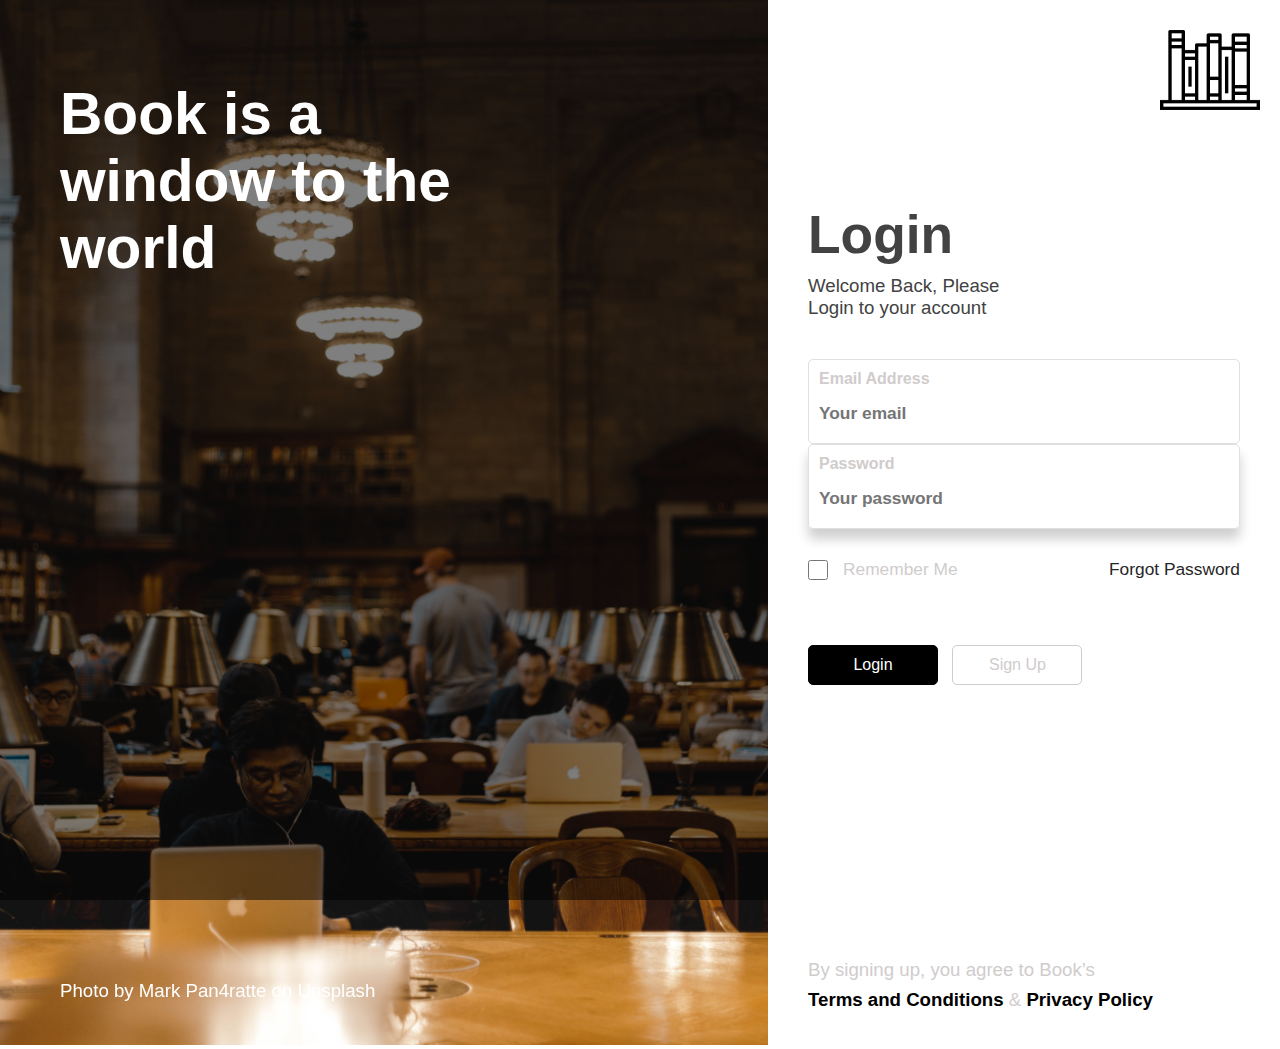
<file: index.html>
<!DOCTYPE html>
<html lang="en">

<head>
    <meta charset="UTF-8">
    <meta name="viewport" content="width=device-width, initial-scale=1.0">
    <!-- favicon -->
    <link rel="apple-touch-icon" sizes="180x180" href="./public/images/favicon/apple-touch-icon.png">
    <link rel="icon" type="image/png" sizes="32x32" href="./public/images/favicon/favicon-32x32.png">
    <link rel="icon" type="image/png" sizes="16x16" href="./public/images/favicon/favicon-16x16.png">
    <link rel="manifest" href="./public/images/favicon/site.webmanifest">
    <!-- <link rel="shortcut icon" href="/images/favicon-img/favicon.ico" type="image/x-icon">
    <link rel="icon" href="/images/favicon-img/favicon.ico" type="image/x-icon"> -->

    <title>Login</title>
    <link rel="stylesheet" href="./public/css/index.css">
</head>

<body>
    <div class="grid-container">
        <!-- left-section -->
        <section class="left-section">
            <img src="./public/images/index-cover.png" alt="">
            <div class="header-cover">
                <p>Book is a window to the world</p>
            </div>
            <div class="footer-cover">
                <p>Photo by Mark Pan4ratte on Unsplash</p>
            </div>
            <div class="overlay-bg"></div>
        </section>
        <!-- end of left-section -->

        <!-- right-section -->
        <section class="right-section">
            <div class="top-logo">
                <img src="./public/images/bookshelf-logo.png" alt="logo-cover" srcset="">
            </div>
            <div class="form-header">
                <header>Login</header>
                <p>Welcome Back, Please Login to your account</p>
            </div>
            <div class="login-form">
                <div class="login-form-body">
                    <form action="" method="post">
                        <div class="input-wrapper login">
                            <div class="input-items">
                                <label for="">Email Address</label>
                                <br />
                                <input type="email" name="" id="" placeholder="Your email">
                            </div>
                            <div class="input-items password">
                                <label for="">Password</label>
                                <br />
                                <input type="password" name="" id="" placeholder="Your password">
                            </div>
                        </div>

                        <div class="forgot-password">
                            <ul>
                                <li>
                                    <input type="checkbox">
                                    <label>Remember Me
                                    </label>
                                </li>
                                <li>
                                    <a href="#">Forgot Password</a>
                                </li>
                            </ul>
                        </div>

                        <div class="form-btn">
                            <ul>
                                <li><button type="submit">Login</button></li>
                                <li><a href="register.html"><button type="button">Sign Up</button></a></li>
                                <!-- <li><a href="http://">Sign Up</a></li> -->
                            </ul>
                        </div>
                    </form>
                </div>

            </div>
            <div class="footer login-footer">
                <footer>
                    <p>By signing up, you agree to Book’s</p>
                    <p><span>Terms and Conditions</span> & <span>Privacy Policy</span></p>
                </footer>
            </div>

        </section>
        <!-- end of right-section -->
    </div>

</body>

</html>
</file>
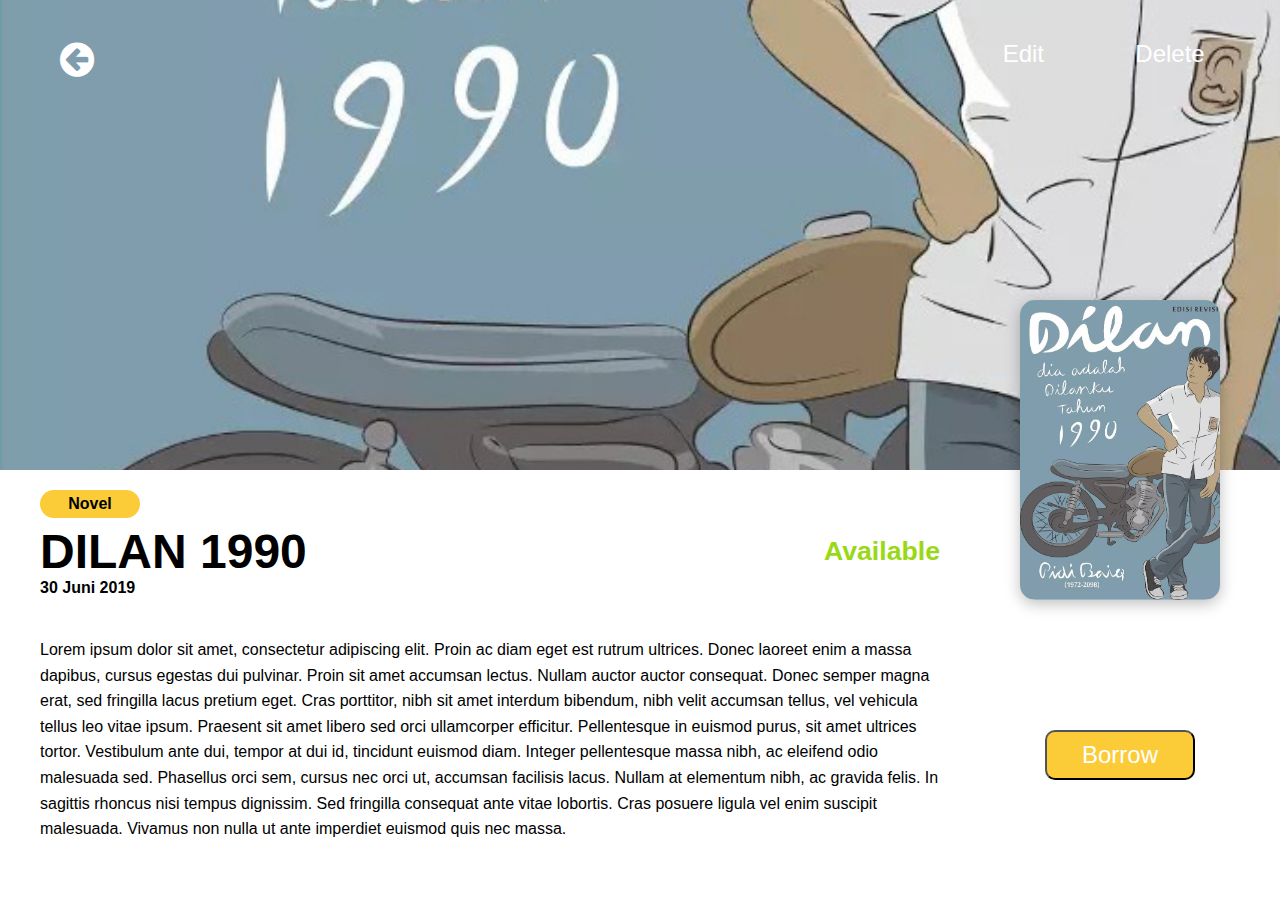
<file: book_details.html>
<!DOCTYPE html>
<html lang="en">
  <head>
    <meta charset="UTF-8" />
    <meta name="viewport" content="width=device-width, initial-scale=1.0" />
    <!-- favicon -->
    <link
      rel="apple-touch-icon"
      sizes="180x180"
      href="./public/images/favicon/apple-touch-icon.png"
    />
    <link
      rel="icon"
      type="image/png"
      sizes="32x32"
      href="./public/images/favicon/favicon-32x32.png"
    />
    <link
      rel="icon"
      type="image/png"
      sizes="16x16"
      href="./public/images/favicon/favicon-16x16.png"
    />
    <link rel="manifest" href="./public/images/favicon/site.webmanifest" />
    <!-- <link rel="shortcut icon" href="/images/favicon-img/favicon.ico" type="image/x-icon">
  <link rel="icon" href="/images/favicon-img/favicon.ico" type="image/x-icon"> -->

    <title>Details</title>
    <link
      rel="stylesheet"
      href="https://cdnjs.cloudflare.com/ajax/libs/font-awesome/5.12.1/css/all.min.css"
      integrity="sha256-mmgLkCYLUQbXn0B1SRqzHar6dCnv9oZFPEC1g1cwlkk="
      crossorigin="anonymous"
    />
    <link
      href="https://cdnjs.cloudflare.com/ajax/libs/font-awesome/4.7.0/css/font-awesome.min.css"
      rel="stylesheet"
    />
    <link rel="stylesheet" href="./public/css/book_detail.css" />
    <link rel="stylesheet" href="./public/css/modal/edit_modal.css" />
    <link rel="stylesheet" href="./public/css/modal/delete_modal.css" />
  </head>

  <body>
    <div class="grid-container">
      <!-- header -->
      <section class="cover-image-container">
        <img src="./public/storages/images/cover1.jpg" alt="book-cover" />
        <nav class="top-navbar">
          <div class="back-button">
            <a href="home.html"><i class="fa fa-arrow-circle-left"></i></a>
          </div>
          <div class="menu-items">
            <ul>
              <li>
                <a
                  id="edit"
                  data-toggle="modal"
                  data-target="#exampleModalCenter"
                  >Edit</a
                >
              </li>
              <li>
                <a
                  id="delete"
                  data-toggle="modal"
                  data-target="#exampleModalCenter"
                  >Delete</a
                >
              </li>
            </ul>
          </div>
        </nav>
      </section>
      <!-- header -->

      <!-- content -->
      <div class="grid-templates-content">
        <section class="header-title-container">
          <div class="header-wrapper">
            <div class="genre-label">
              <div class="label-text">
                <p>Novel</p>
              </div>
            </div>
            <div class="main-header">
              <ul>
                <li>
                  <h1>Dilan 1990</h1>
                </li>
                <li>
                  <h3>Available</h3>
                </li>
              </ul>
            </div>
            <div class="date-header">
              <p>30 Juni 2019</p>
            </div>
          </div>
          <div class="content-wrapper">
            <main>
              <p>
                Lorem ipsum dolor sit amet, consectetur adipiscing elit. Proin
                ac diam eget est rutrum ultrices. Donec laoreet enim a massa
                dapibus, cursus egestas dui pulvinar. Proin sit amet accumsan
                lectus. Nullam auctor auctor consequat. Donec semper magna erat,
                sed fringilla lacus pretium eget. Cras porttitor, nibh sit amet
                interdum bibendum, nibh velit accumsan tellus, vel vehicula
                tellus leo vitae ipsum. Praesent sit amet libero sed orci
                ullamcorper efficitur. Pellentesque in euismod purus, sit amet
                ultrices tortor. Vestibulum ante dui, tempor at dui id,
                tincidunt euismod diam. Integer pellentesque massa nibh, ac
                eleifend odio malesuada sed. Phasellus orci sem, cursus nec orci
                ut, accumsan facilisis lacus. Nullam at elementum nibh, ac
                gravida felis. In sagittis rhoncus nisi tempus dignissim. Sed
                fringilla consequat ante vitae lobortis. Cras posuere ligula vel
                enim suscipit malesuada. Vivamus non nulla ut ante imperdiet
                euismod quis nec massa.
              </p>
            </main>
          </div>
        </section>

        <!-- <section class="book-content-container">

      </section> -->

        <section class="borrow-button-container">
          <aside class="aside-items">
            <div class="book-cover-img">
              <img
                src="./public/storages/images/cover1.jpg"
                alt="book-cover.img"
              />
            </div>
            <div class="borrow-btn">
              <button>Borrow</button>
            </div>
          </aside>
        </section>
      </div>
      <!-- content -->
    </div>

    <!-- Modal -->

    <!-- Edit Modal -->
    <div id="editModal" class="edit-modal">
      <!-- Edit Modal content -->
      <div class="edit-modal-content">
        <div class="edit-modal-header">
          <span class="close">&times;</span>
          <p>Edit Data</p>
        </div>
        <div class="edit-modal-body">
          <div class="form-wrapper">
            <form action="">
              <div class="row">
                <div class="col-20">
                  <label for="image-url">URL Image</label>
                </div>
                <div class="col-80">
                  <input
                    type="text"
                    id="imageURL"
                    name="imageURL"
                    placeholder="URL Image.."
                  />
                </div>
              </div>
              <div class="row">
                <div class="col-20">
                  <label for="book-title">Title</label>
                </div>
                <div class="col-80">
                  <input
                    type="text"
                    id="bookTitle"
                    name="bookTitle"
                    placeholder="Title.."
                  />
                </div>
              </div>
              <div class="row">
                <div class="col-20">
                  <label for="book-description">Description</label>
                </div>
                <div class="col-80">
                  <textarea
                    id="description"
                    name="description"
                    placeholder="Description.."
                    style="height:200px"
                  ></textarea>
                </div>
              </div>
              <div class="row">
                <button type="submit">Save</button>
              </div>
            </form>
          </div>
        </div>
      </div>
    </div>
    <!-- end of Add  Modal -->

    <!-- Delete  Modal -->
    <div id="deleteModal" class="delete-modal">
      <!-- DeleteModal content -->
      <div class="delete-modal-content">
        <div class="delete-modal-header">
          <span class="close">&times;</span>
        </div>
        <div class="delete-modal-body">
          <div class="body-wrapper">
            <img src="./public/images/checked.png" alt="" srcset="" />
            <h2>Data <span>Dilan 1990</span> Berhasil Dihapus!</h2>
          </div>
        </div>
      </div>
    </div>
    <!-- end of Modal -->
    <!-- script -->
    <script src="./public/js/edit_modal.js"></script>
    <script src="./public/js/delete_modal.js"></script>
  </body>
</html>
</file>
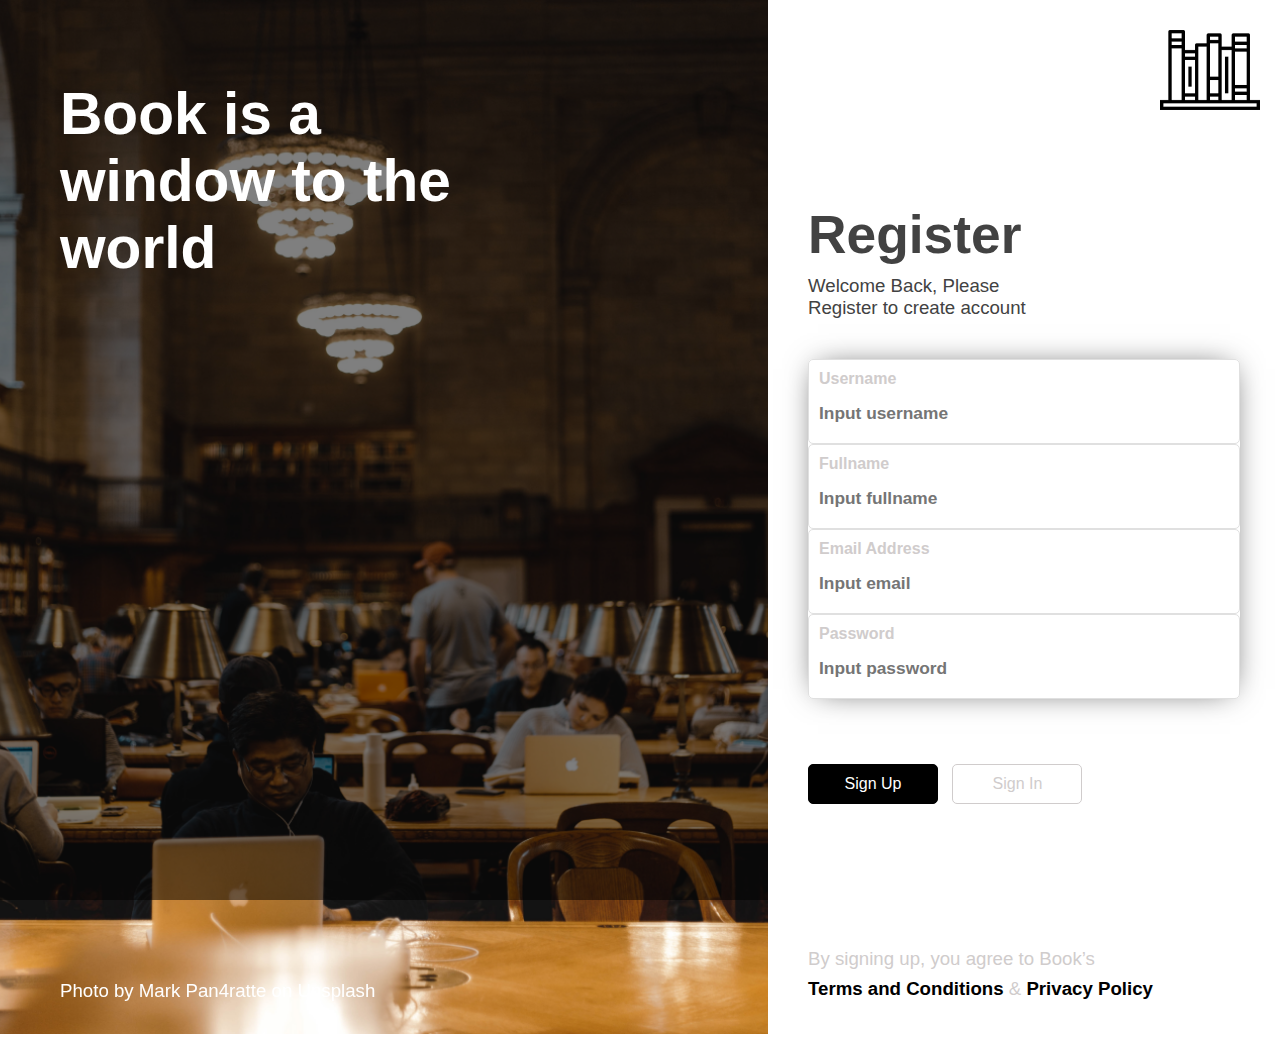
<file: register.html>
<!DOCTYPE html>
<html lang="en">

<head>
    <meta charset="UTF-8" />
    <meta name="viewport" content="width=device-width, initial-scale=1.0" />
    <!-- favicon -->
    <link rel="apple-touch-icon" sizes="180x180" href="./public/images/favicon/apple-touch-icon.png" />
    <link rel="icon" type="image/png" sizes="32x32" href="./public/images/favicon/favicon-32x32.png" />
    <link rel="icon" type="image/png" sizes="16x16" href="./public/images/favicon/favicon-16x16.png" />
    <link rel="manifest" href="./public/images/favicon/site.webmanifest" />
    <!-- <link rel="shortcut icon" href="/images/favicon-img/favicon.ico" type="image/x-icon">
    <link rel="icon" href="/images/favicon-img/favicon.ico" type="image/x-icon"> -->

    <title>Register</title>
    <link rel="stylesheet" href="./public/css/index.css" />
</head>

<body>
    <div class="grid-container">
        <!-- left-section -->
        <section class="left-section">
            <img src="./public/images/index-cover.png" alt="" />
            <div class="header-cover">
                <p>Book is a window to the world</p>
            </div>
            <div class="footer-cover">
                <p>Photo by Mark Pan4ratte on Unsplash</p>
            </div>
            <div class="overlay-bg"></div>
        </section>
        <!-- end of left-section -->

        <!-- right-section -->
        <section class="right-section">
            <div class="top-logo">
                <img src="./public/images/bookshelf-logo.png" alt="logo-cover" srcset="" />
            </div>
            <div class="form-header header-register">
                <header>Register</header>
                <p>Welcome Back, Please Register to create account</p>
            </div>
            <div class="login-form">
                <div class="login-form-body">
                    <form action="" method="post">
                        <div class="input-wrapper register-form-input">
                            <div class="input-items">
                                <label for="">Username</label>
                                <br />
                                <input type="text" name="" id="" placeholder="Input username" />
                            </div>
                            <div class="input-items">
                                <label for="">Fullname</label>
                                <br />
                                <input type="email" name="" id="" placeholder="Input fullname" />
                            </div>
                            <div class="input-items">
                                <label for="">Email Address</label>
                                <br />
                                <input type="email" name="" id="" placeholder="Input email" />
                            </div>
                            <div class="input-items">
                                <label for="">Password</label>
                                <br />
                                <input type="password" name="" id="" placeholder="Input password" />
                            </div>
                        </div>
                        <div class="form-btn">
                            <ul>
                                <li><button type="submit">Sign Up</button></li>
                                <li>
                                    <a href="index.html"><button type="button">Sign In</button></a>
                                </li>
                            </ul>
                        </div>
                    </form>
                </div>
            </div>
            <div class="footer">
                <footer>
                    <p>By signing up, you agree to Book’s</p>
                    <p>
                        <span>Terms and Conditions</span> & <span>Privacy Policy</span>
                    </p>
                </footer>
            </div>
        </section>
        <!-- end of right-section -->
    </div>
</body>

</html>
</file>
<file: public/css/index.css>
* {
    box-sizing: border-box;
    margin: 0;
    padding: 0;
}

body {
    height: 100%;
    font-family: "Segoe UI", Tahoma, Geneva, Verdana, sans-serif;
}

a {
    color: #262626;
    text-decoration: none;
}

ul {
    list-style: none;
}

.grid-container {
    display: grid;
    grid-template-columns: 60% 40%;
}

/* left-section */

.left-section {
    height: 100%;
    background-color: rgb(0, 89, 255);
}

.left-section img {
    width: 100%;
    height: 100%;
    object-fit: cover;
}

.left-section .overlay-bg {
    z-index: 0;
    top: 0;
    left: 0;
    position: fixed;
    width: 60%;
    height: 100%;
    background-color: rgba(0, 0, 0, 0.5);
}

.left-section .header-cover {
    width: 40%;
    position: absolute;
    top: 60px;
    left: 20px;
    z-index: 1;
    /* background-color: black; */
    padding-left: 20px;
    padding-right: 20px;
}

.left-section .header-cover p {
    color: white;
    font-size: 44pt;
    margin: 20px;
    font-weight: bold;
}

.left-section .footer-cover {
    width: 40%;
    position: absolute;
    top: 10px;
    left: 20px;
    z-index: 3;
    margin-top: 950px;
    /* background-color: rgb(0, 0, 0); */
    padding-left: 20px;
    padding-right: 20px;
}

.left-section .footer-cover p {
    color: white;
    font-size: 14pt;
    margin: 20px;
}

/* end of left-section */

/* right-section */
.right-section {
    height: 100%;
    background-color: rgb(255, 255, 255);

}

.top-logo {
    margin: 20px;
    text-align: right;
}

.form-header {
    margin-top: 80px;
    margin-left: 40px;
    margin-right: 20px;
}

.form-header header {
    color: #424242;
    font-size: 40pt;
    font-weight: bold;
    margin-bottom: 10px;
}

.form-header p {
    color: #424242;
    font-size: 14pt;
    width: 44%;
}

.header-register p {
    width: 50%;
}

.login-form {
    padding: 20px;
    height: auto;
    margin: 20px;
    /* background-color: yellow; */
    /* border: 1px solid rgb(2, 2, 2); */
}

.register-form-input {
    background-color: transparent;
    border-radius: 5px;
    -webkit-box-shadow: 0px 0px 30px -10px rgba(0, 0, 0, 0.75);
    -moz-box-shadow: 0px 0px 30px -10px rgba(0, 0, 0, 0.75);
    box-shadow: 0px 0px 30px -10px rgba(0, 0, 0, 0.75);
}

.input-items {

    padding: 10px;
    border: 1px solid #e0e0e0;
    width: 100%;
    border-radius: 5px;
}

.input-items label {
    font-weight: bold;
    color: #d0cccc;
    line-height: 1.6x;
    font-size: 12pt;
}

.input-items input {
    border: none;
    margin-top: 5px;
    width: 100%;
    height: 40px;
    font-size: 13pt;
    font-weight: bold;
}

.password {
    box-shadow: 0px 10px 12px #cfcfcf;
}

.forgot-password {
    margin-top: 30px;
    /* border: 1px solid black; */

}

.forgot-password ul {
    display: flex;
    justify-content: space-between;
    flex-wrap: wrap;
}

.forgot-password ul li {
    display: flex;
    align-items: center;
}

.forgot-password ul li label {
    font-weight: 500;
    color: #d0cccc;
    font-size: 13pt;
}

.forgot-password ul li input {
    margin-right: 15px;
    width: 20px;
    height: 20px;
}

.forgot-password ul li a {
    font-size: 13pt;
    font-weight: 500;
}

.form-btn {
    margin-top: 65px;
    /* border: 1px solid #ccc; */
}

.form-btn ul li {
    display: inline-block;
}

.form-btn ul li button {
    background-color: white;
    padding: 10px 15px 10px 15px;
    border: 1px solid rgb(0, 0, 0);
    border-radius: 5px;
    font-size: 12pt;
    width: 130px;
    font-weight: 500;
    background-color: black;
    color: white;
    margin-right: 10px;
}

.form-btn ul li button:hover {
    cursor: pointer;
}

.form-btn ul li a button {
    border: 1px solid #d0cccc;
    background-color: white;
    color: #d0cccc;
}

.form-btn ul li a button:hover {
    cursor: pointer;
    background-color: rgb(231, 231, 231);
    color: rgb(73, 73, 73);
}

.footer {

    margin-bottom: 10px;
    margin-left: 20px;
    margin-right: 20px;
    padding: 100px 20px 20px 20px;
    /* border: 1px solid #ccc; */
}

.footer footer p {
    color: #D0CCCC;
    font-size: 14pt;
    line-height: 1.6;
}

.footer footer p>span {
    color: black;
    font-weight: bold;
}

.login-footer {
    margin-top: 150px;
}

/* end of right-section */

/* Media Query */

@media screen and (max-width: 1200px) {
    .grid-container {
        display: grid;
        grid-template-columns: 1fr;
    }

    .top-logo {
        text-align: center;
    }

    .left-section {
        display: none;
    }

    .form-header p {
        width: 100%;
        /* text-align: center; */
    }

    .footer {
        padding: 40px 20px 20px 20px;
    }

    .login-footer {
        margin-top: 10px;
    }
}

@media screen and (max-width: 700px) {
    .form-btn ul {
        text-align: center;
        /* background-color: yellow; */
    }

    .form-btn ul li {
        width: 100%;
        margin-bottom: 10px;
    }

    .form-btn ul li button {
        margin: 0 auto;
        background-color: white;
        border: 1px solid rgb(0, 0, 0);
        border-radius: 5px;
        font-size: 12pt;
        width: 100%;
        font-weight: 500;
        background-color: black;
        color: white;
        /* margin-right: 10px; */
    }

    .form-btn ul li a button {
        width: 100%;
    }


}

@media screen and (max-width: 500px) {
    .forgot-password {
        margin-top: 30px;
        /* border: 1px solid black; */

    }

    .form-header p {
        width: 80%;
        /* text-align: center; */
    }

    .header-register p {
        width: 90%;
    }

    .forgot-password ul li label {
        font-weight: 0;
        color: #d0cccc;
        font-size: 11pt;
    }

    .forgot-password ul li input {
        margin-right: 15px;
        width: 20px;
        height: 20px;
    }

    .forgot-password ul li a {
        font-size: 11pt;
        font-weight: 0;
    }

    .footer footer p {
        color: #D0CCCC;
        font-size: 11pt;

    }


}
</file>
<file: public/css/book_detail.css>
* {
    box-sizing: border-box;
    margin: 0;
    padding: 0;
}

body {
    height: 100%;
    font-family: "Segoe UI", Tahoma, Geneva, Verdana, sans-serif;
}

a {
    color: #262626;
    text-decoration: none;
}

ul {
    list-style: none;
}

.grid-container {
    display: grid;
    grid-template-areas:
        "cover-image cover-image ";
}

.grid-templates-content {
    display: grid;
    grid-template-columns: 75% 25%;
}

/* cover-image-container  */
.cover-image-container {
    /* background-color: #0092C7; */
    grid-area: cover-image;
    height: 470px;

}

.cover-image-container img {
    width: 100%;
    height: 100%;
    object-fit: cover;

}

/* navbar */
.top-navbar {
    display: inline-block;
}

.top-navbar .back-button {

    position: absolute;
    top: 20px;
    left: 20px;
    /* background-color: black; */

    padding-left: 20px;
    padding-right: 20px;
}

.top-navbar .back-button a i {
    color: white;
    font-size: 30pt;
    margin: 20px;
}

.top-navbar .menu-items {
    font-size: 18pt;
    position: absolute;
    top: 20px;
    right: 20px;
    /* background-color: black; */
    padding-left: 20px;
    padding-right: 20px;

}

.top-navbar .menu-items ul li {
    margin: 20px;
    display: inline-block;
    width: 100px;
    text-align: center;
}

.top-navbar .menu-items ul li a {
    color: white;
}

.top-navbar .menu-items ul li:hover {
    background: rgba(0, 0, 0, 0.25);
    border-radius: 15px;

}

.top-navbar .menu-items ul li a:hover {
    text-decoration: none !important;

    cursor: pointer;
}

/* end of navbar */

/* end of cover-image-container */

/* header-title-container */

.header-wrapper {
    padding: 20px;
    margin-left: 20px;
}

.label-text {
    display: flex;
    flex-wrap: wrap;
}

.genre-label .label-text p {
    margin-right: 6px;
    margin-bottom: 6px;
    text-align: center;
    width: 100px;
    padding: 5px;
    font-weight: bold;
    background-color: #FBCC38;
    border-radius: 15px;
}

.main-header ul {
    display: flex;
    flex-wrap: wrap;
    justify-content: space-between;
    align-items: center;

}

.main-header ul li h1 {
    font-size: 36pt;
    text-transform: uppercase;
}

.main-header ul li h3 {
    font-size: 20pt;
    color: #99D815;

}

.date-header p {
    font-size: 12pt;
    font-weight: bold;

}

/* end of header-title-container */


/* book-content-container */
/* .book-content-container {
    background-color: #0A5C9A;
    grid-area: book-content;
} */

.content-wrapper {
    padding: 20px;
    margin-left: 20px;
}

.content-wrapper main p {
    font-size: 12pt;
    line-height: 1.6;
}

/* end of book-content-container */

/* borrow-button-container */
/* .borrow-button-container {
    background-color: #85D1C4;

} */

/* .aside-items {
    display: block;
}*/

.book-cover-img {
    width: 200px;
    height: 300px;
    margin: -170px auto;

}


.book-cover-img img {
    border-radius: 15px;
    box-shadow: 0px 4px 15px rgba(0, 0, 0, 0.25);
    width: 100%;
    height: 100%;
    object-fit: cover;
}

.borrow-btn {
    margin-top: 300px;
    text-align: center;

}

.borrow-btn button {
    height: 50px;
    width: 150px;
    /* box-shadow: 0px 4px 2px rgba(0, 0, 0, 0.25); */
    border-radius: 10px;
    background-color: #FBCC38;
    font-size: 18pt;
    color: white;
}

/* end of borrow-button-container */

@media screen and (max-width: 1000px) {
    .grid-templates-content {
        display: grid;
        grid-template-columns: 1fr;
    }

    .book-cover-img {
        width: 200px;
        height: 300px;
        margin: 0 auto;

    }


    .book-cover-img img {
        border-radius: 15px;
        box-shadow: 0px 4px 15px rgba(0, 0, 0, 0.25);
        width: 100%;
        height: 100%;
        object-fit: cover;
    }

    .borrow-btn {
        margin: 15px 40px;
        text-align: center;

    }

    .borrow-btn button {
        height: 50px;
        width: 100%;
        /* box-shadow: 0px 4px 2px rgba(0, 0, 0, 0.25); */
        border-radius: 10px;
        background-color: #FBCC38;
        font-size: 18pt;
        color: white;
    }
}

@media screen and (max-width: 500px) {
    .top-navbar .back-button {

        position: absolute;
        top: 20px;
        left: 0px;
        /* background-color: black; */

        padding-left: 20px;
        padding-right: 20px;
    }

    .top-navbar .back-button a i {
        color: white;
        font-size: 30pt;
        margin: 20px;
    }


    .top-navbar .menu-items {
        font-size: 18pt;
        position: absolute;
        top: 20px;
        right: 20px;
        /* background-color: black; */
        padding: 0;

    }

    .top-navbar .menu-items ul li {
        /* padding-top: 10px; */
        margin: 25px 0px;
        display: inline-block;
        width: 100px;
        text-align: center;
    }


}
</file>
<file: public/css/modal/edit_modal.css>
/*Edit The Modal (background) */
.edit-modal {
    display: none;
    /* Hidden by default */
    position: fixed;
    /* Stay in place */
    z-index: 1;
    /* Sit on top */
    padding-top: 100px;
    /* Location of the box */
    left: 0;
    top: 0;
    width: 100%;
    /* Full width */
    height: 100%;
    /* Full height */
    overflow: auto;
    /* Enable scroll if needed */
    background-color: rgb(0, 0, 0);
    /* Fallback color */
    background-color: rgba(0, 0, 0, 0.4);
    /* Black w/ opacity */
}

/*Edit Modal Content */
.edit-modal-content {
    border-radius: 20px 20px 20px 20px;
    position: relative;
    background-color: transparent;
    margin: auto;
    padding: 0;
    border: 1px solid #888;
    width: 70%;
    box-shadow: 0 4px 8px 0 rgba(0, 0, 0, 0.2), 0 6px 20px 0 rgba(0, 0, 0, 0.19);
    -webkit-animation-name: animatetop;
    -webkit-animation-duration: 0.4s;
    animation-name: animatetop;
    animation-duration: 0.4s
}

/*Edit Animation */
@-webkit-keyframes animatetop {
    from {
        top: -300px;
        opacity: 0
    }

    to {
        top: 0;
        opacity: 1
    }
}

@keyframes animatetop {
    from {
        top: -300px;
        opacity: 0
    }

    to {
        top: 0;
        opacity: 1
    }
}

/*Edit The Close Button */
.close {
    color: white;
    float: right;
    font-size: 28px;
    font-weight: bold;
}

.close:hover,
.close:focus {
    color: #000;
    text-decoration: none;
    cursor: pointer;
}

.edit-modal-header {
    padding: 20px 30px;
    background-color: #fff;
    border-radius: 20px 20px 0px 0px;
}

.edit-modal-header p {
    font-size: 24pt;
    font-weight: 600;
    color: black;
}

.edit-modal-header span {
    font-size: 26pt;
    color: red;
}

.edit-modal-body {
    background-color: #fff;
    padding: 20px 30px;
    border-radius: 0px 0px 20px 20px;
}

/* .edit-modal-footer {
    padding: 20px 30px;
    background-color: #5cb85c;
    color: white;
    border-radius: 0px 0px 20px 20px;
} */


input[type=text],
select,
textarea {
    width: 100%;
    padding: 12px;
    border: 1px solid rgba(0, 0, 0, 0.5);
    border-radius: 10px;
    resize: vertical;
    font-size: 14pt;
    font-family: Arial, Helvetica, sans-serif;
}

label {
    font-weight: 600;
    font-size: 18pt;
    padding: 12px 12px 12px 0;
    display: inline-block;
}

.row button {
    margin-top: 20px;
    background-color: rgb(251, 204, 56);
    color: black;
    padding: 15px 30px 15px 30px;
    border: none;
    border-radius: 15px;
    cursor: pointer;
    float: right;
    width: 140px;
}

.row button:hover {
    background-color: rgb(214, 174, 42);
}

.col-20 {
    float: left;
    width: 20%;
    margin-top: 6px;
}

.col-80 {
    float: left;
    width: 80%;
    margin-top: 6px;
}

/* Clear floats after the columns */
.row:after {
    content: "";
    display: table;
    clear: both;
}

/* Responsive layout - when the screen is less than 600px wide, make the two columns stack on top of each other instead of next to each other */
@media screen and (max-width: 1000px) {

    .col-20,
    .col-80 {
        width: 100%;
        margin-top: 0;
    }

    .row button {
        width: 100%;
    }
}
</file>
<file: public/css/modal/delete_modal.css>
/*Delete The Modal (background) */
.delete-modal {
  display: none;
  /* Hidden by default */
  position: fixed;
  /* Stay in place */
  z-index: 1;
  /* Sit on top */
  padding-top: 100px;
  /* Location of the box */
  left: 0;
  top: 0;
  width: 100%;
  /* Full width */
  height: 100%;
  /* Full height */
  overflow: auto;
  /* Enable scroll if needed */
  background-color: rgb(0, 0, 0);
  /* Fallback color */
  background-color: rgba(0, 0, 0, 0.4);
  /* Black w/ opacity */
}

/*Delete Modal Content */
.delete-modal-content {
  border-radius: 20px 20px 20px 20px;
  position: relative;
  background-color: transparent;
  margin: auto;
  padding: 0;
  border: 1px solid #888;
  width: 70%;
  box-shadow: 0 4px 8px 0 rgba(0, 0, 0, 0.2), 0 6px 20px 0 rgba(0, 0, 0, 0.19);
  -webkit-animation-name: animatetop;
  -webkit-animation-duration: 0.4s;
  animation-name: animatetop;
  animation-duration: 0.4s;
}

/*Delete Animation */
@-webkit-keyframes animatetop {
  from {
    top: -300px;
    opacity: 0;
  }

  to {
    top: 0;
    opacity: 1;
  }
}

@keyframes animatetop {
  from {
    top: -300px;
    opacity: 0;
  }

  to {
    top: 0;
    opacity: 1;
  }
}

/*Delete The Close Button */
.close {
  color: white;
  float: right;
  font-size: 28px;
  font-weight: bold;
}

.close:hover,
.close:focus {
  color: #000;
  text-decoration: none;
  cursor: pointer;
}

.delete-modal-header {
  padding: 20px 30px;
  background-color: #fff;
  border-radius: 20px 20px 0px 0px;
}

.delete-modal-header p {
  font-size: 24pt;
  font-weight: 600;
  color: black;
}

.delete-modal-header span {
  font-size: 26pt;
  color: red;
}

.delete-modal-body {
  background-color: #fff;
  padding: 20px 30px;
  border-radius: 0px 0px 20px 20px;
  height: 400px;
}

.delete-modal-body .body-wrapper {
  text-align: center;
  margin: 40px auto;
}

.delete-modal-body img {
  width: 200px;
  height: 200px;
  margin-bottom: 20px;
}

.delete-modal-body h2 {
  font-weight: 400;
}

.delete-modal-body h2 > span {
  font-weight: 800;
}

/* Responsive layout - when the screen is less than 600px wide, make the two columns stack on top of each other instead of next to each other */
@media screen and (max-width: 500px) {
  .delete-modal-body img {
    margin-top: 20px;
    width: 150px;
    height: 150px;
  }
}
</file>
